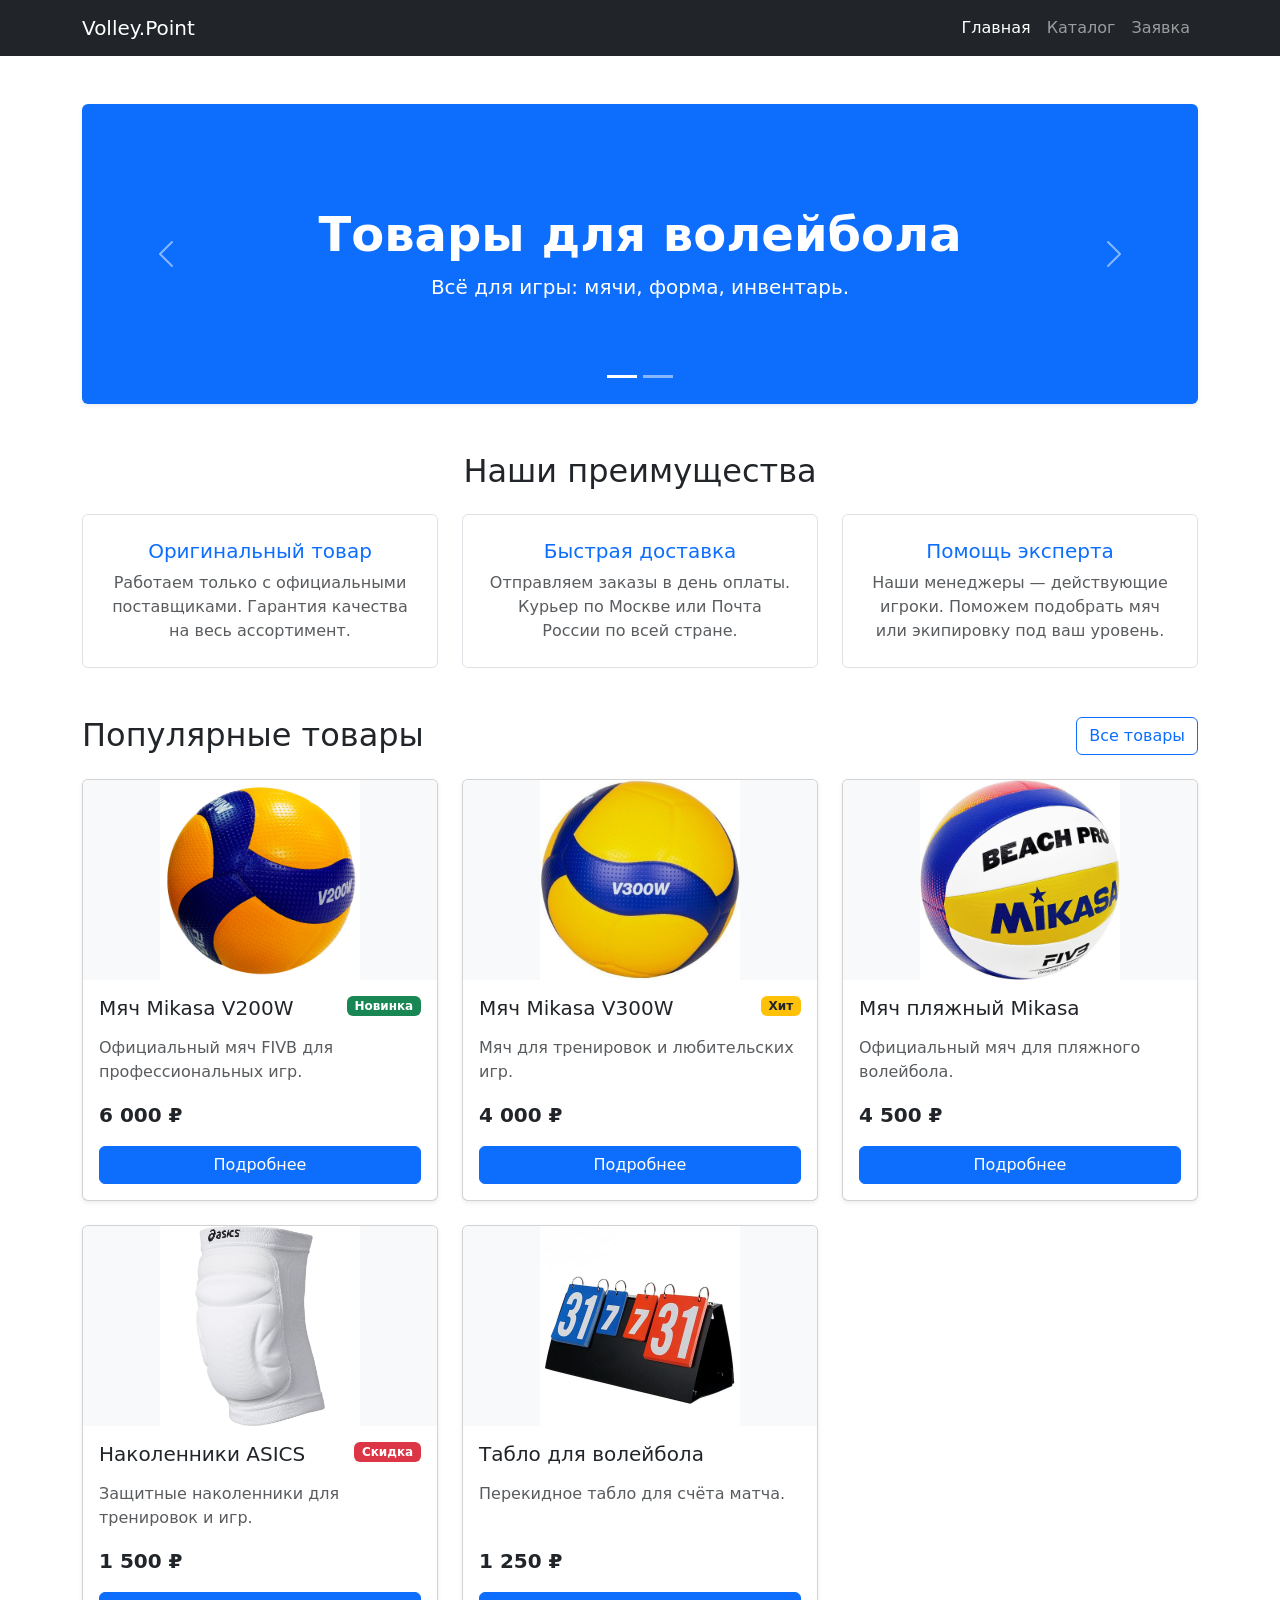
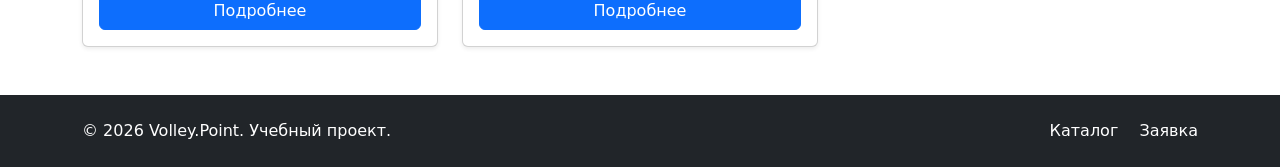
<file: index.html>
<!DOCTYPE html>
<html lang="ru">
<head>
  <meta charset="UTF-8">
  <meta name="viewport" content="width=device-width, initial-scale=1.0">
  <title>Главная – Volley.Point</title>

  <link
    href="https://cdn.jsdelivr.net/npm/bootstrap@5.3.3/dist/css/bootstrap.min.css"
    rel="stylesheet"
  >
  <link rel="stylesheet" href="css/custom.css">
</head>
<body>

  <nav class="navbar navbar-expand-lg navbar-dark bg-dark">
    <div class="container">
      <a class="navbar-brand" href="index.html">Volley.Point</a>

      <button
        class="navbar-toggler"
        type="button"
        data-bs-toggle="collapse"
        data-bs-target="#mainNavbar"
        aria-controls="mainNavbar"
        aria-expanded="false"
        aria-label="Переключить навигацию"
      >
        <span class="navbar-toggler-icon"></span>
      </button>

      <div class="collapse navbar-collapse" id="mainNavbar">
        <ul class="navbar-nav ms-auto">
          <li class="nav-item">
            <a class="nav-link active" aria-current="page" href="index.html">Главная</a>
          </li>
          <li class="nav-item">
            <a class="nav-link" href="catalog.html">Каталог</a>
          </li>
          <li class="nav-item">
            <a class="nav-link" href="order.html">Заявка</a>
          </li>
        </ul>
      </div>
    </div>
  </nav>

  <main>
    <!-- Bootstrap Carousel -->
    <section class="container my-5">
      <div id="heroCarousel" class="carousel slide shadow-sm rounded overflow-hidden" data-bs-ride="carousel">
        <div class="carousel-indicators">
          <button type="button" data-bs-target="#heroCarousel" data-bs-slide-to="0" class="active" aria-current="true" aria-label="Слайд 1"></button>
          <button type="button" data-bs-target="#heroCarousel" data-bs-slide-to="1" aria-label="Слайд 2"></button>
        </div>
        <div class="carousel-inner">
          <div class="carousel-item active">
            <div class="bg-primary text-white p-5 text-center d-flex flex-column justify-content-center" style="min-height: 300px;">
              <h2 class="display-5 fw-bold">Товары для волейбола</h2>
              <p class="lead mb-0">Всё для игры: мячи, форма, инвентарь.</p>
            </div>
          </div>
          <div class="carousel-item">
            <div class="bg-dark text-white p-5 text-center d-flex flex-column justify-content-center" style="min-height: 300px;">
              <h2 class="display-5 fw-bold">Новинки сезона</h2>
              <p class="lead mb-0">Мячи Mikasa FIVB уже в наличии.</p>
            </div>
          </div>
        </div>
        <button class="carousel-control-prev" type="button" data-bs-target="#heroCarousel" data-bs-slide="prev">
          <span class="carousel-control-prev-icon" aria-hidden="true"></span>
          <span class="visually-hidden">Предыдущий</span>
        </button>
        <button class="carousel-control-next" type="button" data-bs-target="#heroCarousel" data-bs-slide="next">
          <span class="carousel-control-next-icon" aria-hidden="true"></span>
          <span class="visually-hidden">Следующий</span>
        </button>
      </div>
    </section>

    <!-- Блок преимуществ магазина -->
    <section class="container my-5">
      <h2 class="text-center mb-4">Наши преимущества</h2>
      <div class="row g-4">
        <div class="col-12 col-md-4">
          <div class="p-4 border rounded h-100 bg-white text-center">
            <h3 class="h5 text-primary">Оригинальный товар</h3>
            <p class="mb-0 text-muted">
              Работаем только с официальными поставщиками. Гарантия качества на весь ассортимент.
            </p>
          </div>
        </div>
        <div class="col-12 col-md-4">
          <div class="p-4 border rounded h-100 bg-white text-center">
            <h3 class="h5 text-primary">Быстрая доставка</h3>
            <p class="mb-0 text-muted">
              Отправляем заказы в день оплаты. Курьер по Москве или Почта России по всей стране.
            </p>
          </div>
        </div>
        <div class="col-12 col-md-4">
          <div class="p-4 border rounded h-100 bg-white text-center">
            <h3 class="h5 text-primary">Помощь эксперта</h3>
            <p class="mb-0 text-muted">
              Наши менеджеры — действующие игроки. Поможем подобрать мяч или экипировку под ваш уровень.
            </p>
          </div>
        </div>
      </div>
    </section>

    <!-- Блок популярных товаров (с фотками) -->
    <section class="container my-5" id="popular">
      <div class="d-flex justify-content-between align-items-center mb-4">
        <h2 class="mb-0">Популярные товары</h2>
        <a class="btn btn-outline-primary" href="catalog.html">Все товары</a>
      </div>

      <div class="row g-4">
        <!-- Товар 1 -->
        <div class="col-12 col-md-6 col-lg-4">
          <div class="card h-100 shadow-sm">
            <img src="images/mach-v200w.jpg" class="card-img-top" alt="Мяч Mikasa V200W" style="object-fit: contain; height: 200px; background-color: #f8f9fa;">
            <div class="card-body d-flex flex-column">
              <div class="d-flex justify-content-between align-items-start mb-2">
                <h3 class="card-title h5">Мяч Mikasa V200W</h3>
                <span class="badge bg-success">Новинка</span>
              </div>
              <p class="card-text text-muted flex-grow-1">Официальный мяч FIVB для профессиональных игр.</p>
              <p class="fw-bold fs-5 mt-auto mb-3">6 000 ₽</p>
              <a href="product-1.html" class="btn btn-primary">Подробнее</a>
            </div>
          </div>
        </div>

        <!-- Товар 2 -->
        <div class="col-12 col-md-6 col-lg-4">
          <div class="card h-100 shadow-sm">
            <img src="images/mach-v300w.jpg" class="card-img-top" alt="Мяч Mikasa V300W" style="object-fit: contain; height: 200px; background-color: #f8f9fa;">
            <div class="card-body d-flex flex-column">
              <div class="d-flex justify-content-between align-items-start mb-2">
                <h3 class="card-title h5">Мяч Mikasa V300W</h3>
                <span class="badge bg-warning text-dark">Хит</span>
              </div>
              <p class="card-text text-muted flex-grow-1">Мяч для тренировок и любительских игр.</p>
              <p class="fw-bold fs-5 mt-auto mb-3">4 000 ₽</p>
              <a href="product-2.html" class="btn btn-primary">Подробнее</a>
            </div>
          </div>
        </div>

        <!-- Товар 3 -->
        <div class="col-12 col-md-6 col-lg-4">
          <div class="card h-100 shadow-sm">
            <img src="images/mach-beach.jpg" class="card-img-top" alt="Мяч пляжный Mikasa" style="object-fit: contain; height: 200px; background-color: #f8f9fa;">
            <div class="card-body d-flex flex-column">
              <div class="d-flex justify-content-between align-items-start mb-2">
                <h3 class="card-title h5">Мяч пляжный Mikasa</h3>
              </div>
              <p class="card-text text-muted flex-grow-1">Официальный мяч для пляжного волейбола.</p>
              <p class="fw-bold fs-5 mt-auto mb-3">4 500 ₽</p>
              <a href="product-3.html" class="btn btn-primary">Подробнее</a>
            </div>
          </div>
        </div>

        <!-- Товар 4 -->
        <div class="col-12 col-md-6 col-lg-4">
          <div class="card h-100 shadow-sm">
            <img src="images/nakolenniki-white.jpg" class="card-img-top" alt="Наколенники ASICS" style="object-fit: contain; height: 200px; background-color: #f8f9fa;">
            <div class="card-body d-flex flex-column">
              <div class="d-flex justify-content-between align-items-start mb-2">
                <h3 class="card-title h5">Наколенники ASICS</h3>
                <span class="badge bg-danger">Скидка</span>
              </div>
              <p class="card-text text-muted flex-grow-1">Защитные наколенники для тренировок и игр.</p>
              <p class="fw-bold fs-5 mt-auto mb-3">1 500 ₽</p>
              <a href="product-4.html" class="btn btn-primary">Подробнее</a>
            </div>
          </div>
        </div>

        <!-- Товар 5 -->
        <div class="col-12 col-md-6 col-lg-4">
          <div class="card h-100 shadow-sm">
            <img src="images/tablo.jpg" class="card-img-top" alt="Табло для волейбола" style="object-fit: contain; height: 200px; background-color: #f8f9fa;">
            <div class="card-body d-flex flex-column">
              <div class="d-flex justify-content-between align-items-start mb-2">
                <h3 class="card-title h5">Табло для волейбола</h3>
              </div>
              <p class="card-text text-muted flex-grow-1">Перекидное табло для счёта матча.</p>
              <p class="fw-bold fs-5 mt-auto mb-3">1 250 ₽</p>
              <a href="product-5.html" class="btn btn-primary">Подробнее</a>
            </div>
          </div>
        </div>
      </div>
    </section>
  </main>

  <footer class="bg-dark text-white py-4 mt-5">
    <div class="container">
      <div class="row align-items-center g-3">
        <div class="col-12 col-md-6">
          <p class="mb-0">&copy; 2026 Volley.Point. Учебный проект.</p>
        </div>
        <div class="col-12 col-md-6 text-md-end">
          <a class="text-white text-decoration-none me-3" href="catalog.html">Каталог</a>
          <a class="text-white text-decoration-none" href="order.html">Заявка</a>
        </div>
      </div>
    </div>
  </footer>

  <script
    src="https://cdn.jsdelivr.net/npm/bootstrap@5.3.3/dist/js/bootstrap.bundle.min.js"
  ></script>
  <script src="js/main.js"></script>
</body>
</html>
</file>
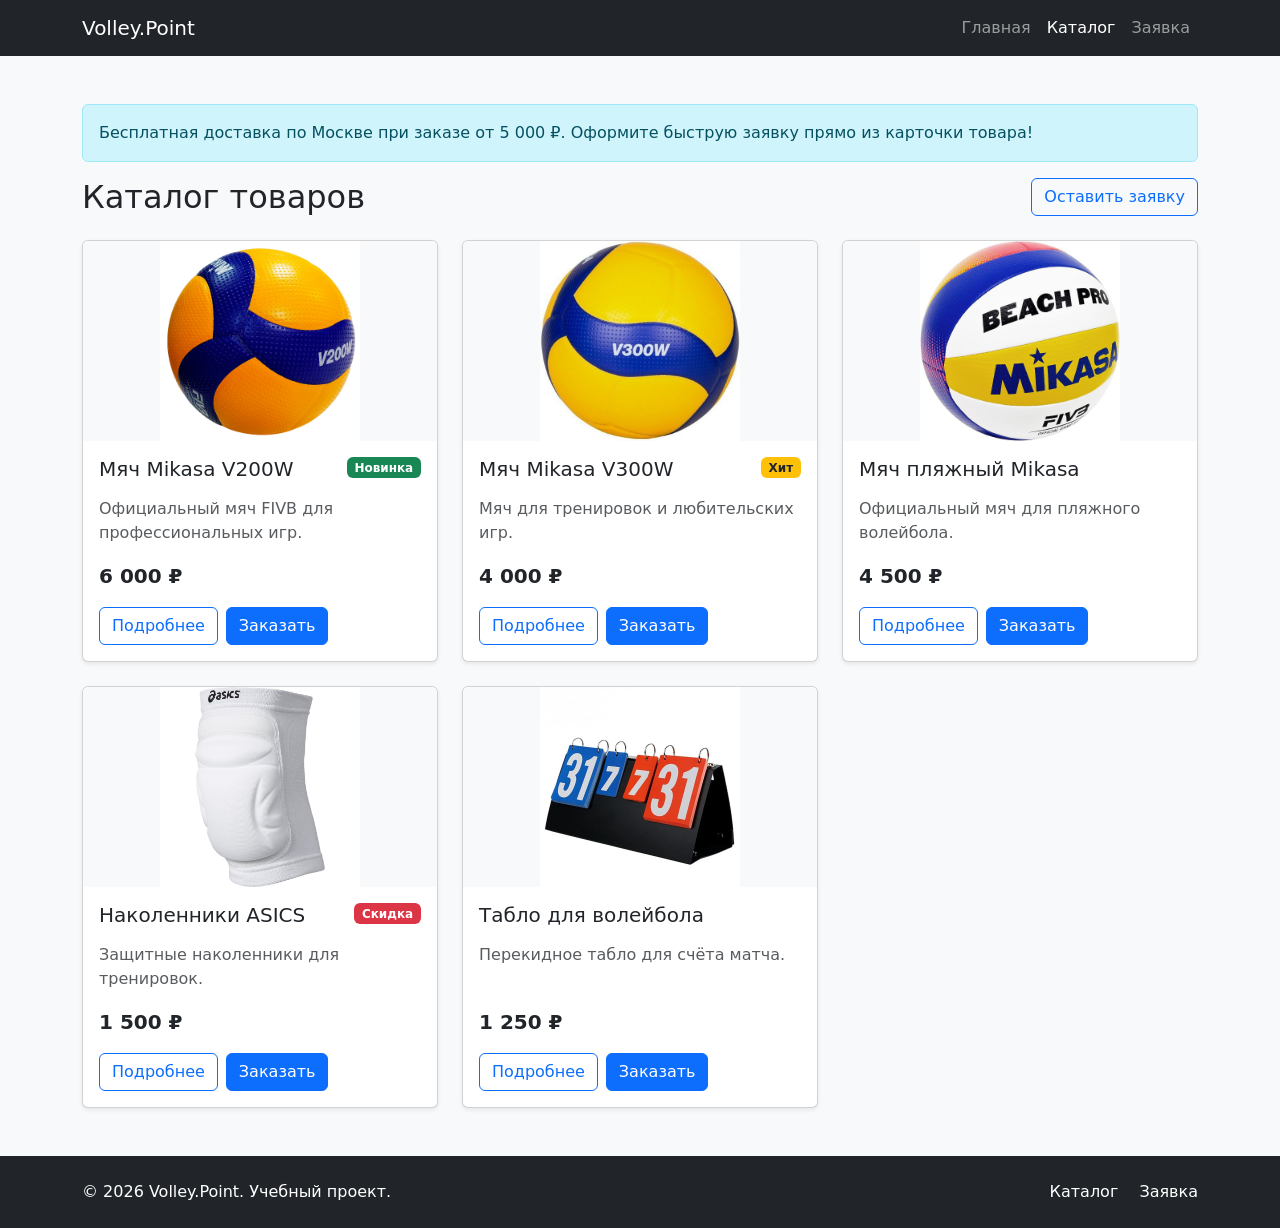
<file: catalog.html>
<!DOCTYPE html>
<html lang="ru">
<head>
  <meta charset="UTF-8">
  <meta name="viewport" content="width=device-width, initial-scale=1.0">
  <title>Каталог – Volley.Point</title>

  <link
    href="https://cdn.jsdelivr.net/npm/bootstrap@5.3.3/dist/css/bootstrap.min.css"
    rel="stylesheet"
  >
  <link rel="stylesheet" href="css/custom.css">
</head>
<body class="bg-light">

  <nav class="navbar navbar-expand-lg navbar-dark bg-dark">
    <div class="container">
      <a class="navbar-brand" href="index.html">Volley.Point</a>
      <button class="navbar-toggler" type="button" data-bs-toggle="collapse" data-bs-target="#mainNavbar" aria-controls="mainNavbar" aria-expanded="false" aria-label="Переключить навигацию">
        <span class="navbar-toggler-icon"></span>
      </button>
      <div class="collapse navbar-collapse" id="mainNavbar">
        <ul class="navbar-nav ms-auto">
          <li class="nav-item"><a class="nav-link" href="index.html">Главная</a></li>
          <li class="nav-item"><a class="nav-link active" aria-current="page" href="catalog.html">Каталог</a></li>
          <li class="nav-item"><a class="nav-link" href="order.html">Заявка</a></li>
        </ul>
      </div>
    </div>
  </nav>

  <main class="container my-5">

    <div class="alert alert-info" role="alert">
        Бесплатная доставка по Москве при заказе от 5 000 ₽. Оформите быструю заявку прямо из карточки товара!
    </div>

    <div class="d-flex justify-content-between align-items-center mb-4">
      <h1 class="h2 mb-0">Каталог товаров</h1>
      <a class="btn btn-outline-primary" href="order.html">Оставить заявку</a>
    </div>

    <div class="row g-4">
        <!-- Товар 1 -->
        <div class="col-12 col-md-6 col-lg-4">
          <div class="card h-100 shadow-sm">
            <img src="images/mach-v200w.jpg" class="card-img-top" alt="Мяч Mikasa V200W" style="object-fit: contain; height: 200px; background-color: #f8f9fa;">
            <div class="card-body d-flex flex-column">
              <div class="d-flex justify-content-between align-items-start mb-2">
                <h3 class="card-title h5">Мяч Mikasa V200W</h3>
                <span class="badge bg-success">Новинка</span>
              </div>
              <p class="card-text text-muted flex-grow-1">Официальный мяч FIVB для профессиональных игр.</p>
              <p class="fw-bold fs-5 mt-auto mb-3">6 000 ₽</p>
              <div class="d-flex gap-2">
                <a href="product-1.html" class="btn btn-outline-primary">Подробнее</a>
                <button class="btn btn-primary" type="button" data-bs-toggle="modal" data-bs-target="#orderModal">Заказать</button>
              </div>
            </div>
          </div>
        </div>

        <!-- Товар 2 -->
        <div class="col-12 col-md-6 col-lg-4">
          <div class="card h-100 shadow-sm">
            <img src="images/mach-v300w.jpg" class="card-img-top" alt="Мяч Mikasa V300W" style="object-fit: contain; height: 200px; background-color: #f8f9fa;">
            <div class="card-body d-flex flex-column">
              <div class="d-flex justify-content-between align-items-start mb-2">
                <h3 class="card-title h5">Мяч Mikasa V300W</h3>
                <span class="badge bg-warning text-dark">Хит</span>
              </div>
              <p class="card-text text-muted flex-grow-1">Мяч для тренировок и любительских игр.</p>
              <p class="fw-bold fs-5 mt-auto mb-3">4 000 ₽</p>
              <div class="d-flex gap-2">
                <a href="product-2.html" class="btn btn-outline-primary">Подробнее</a>
                <button class="btn btn-primary" type="button" data-bs-toggle="modal" data-bs-target="#orderModal">Заказать</button>
              </div>
            </div>
          </div>
        </div>

        <!-- Товар 3 -->
        <div class="col-12 col-md-6 col-lg-4">
          <div class="card h-100 shadow-sm">
            <img src="images/mach-beach.jpg" class="card-img-top" alt="Мяч пляжный Mikasa" style="object-fit: contain; height: 200px; background-color: #f8f9fa;">
            <div class="card-body d-flex flex-column">
              <div class="d-flex justify-content-between align-items-start mb-2">
                <h3 class="card-title h5">Мяч пляжный Mikasa</h3>
              </div>
              <p class="card-text text-muted flex-grow-1">Официальный мяч для пляжного волейбола.</p>
              <p class="fw-bold fs-5 mt-auto mb-3">4 500 ₽</p>
              <div class="d-flex gap-2">
                <a href="product-3.html" class="btn btn-outline-primary">Подробнее</a>
                <button class="btn btn-primary" type="button" data-bs-toggle="modal" data-bs-target="#orderModal">Заказать</button>
              </div>
            </div>
          </div>
        </div>

        <!-- Товар 4 -->
        <div class="col-12 col-md-6 col-lg-4">
          <div class="card h-100 shadow-sm">
            <img src="images/nakolenniki-white.jpg" class="card-img-top" alt="Наколенники ASICS" style="object-fit: contain; height: 200px; background-color: #f8f9fa;">
            <div class="card-body d-flex flex-column">
              <div class="d-flex justify-content-between align-items-start mb-2">
                <h3 class="card-title h5">Наколенники ASICS</h3>
                <span class="badge bg-danger">Скидка</span>
              </div>
              <p class="card-text text-muted flex-grow-1">Защитные наколенники для тренировок.</p>
              <p class="fw-bold fs-5 mt-auto mb-3">1 500 ₽</p>
              <div class="d-flex gap-2">
                <a href="product-4.html" class="btn btn-outline-primary">Подробнее</a>
                <button class="btn btn-primary" type="button" data-bs-toggle="modal" data-bs-target="#orderModal">Заказать</button>
              </div>
            </div>
          </div>
        </div>

        <!-- Товар 5 -->
        <div class="col-12 col-md-6 col-lg-4">
          <div class="card h-100 shadow-sm">
            <img src="images/tablo.jpg" class="card-img-top" alt="Табло для волейбола" style="object-fit: contain; height: 200px; background-color: #f8f9fa;">
            <div class="card-body d-flex flex-column">
              <div class="d-flex justify-content-between align-items-start mb-2">
                <h3 class="card-title h5">Табло для волейбола</h3>
              </div>
              <p class="card-text text-muted flex-grow-1">Перекидное табло для счёта матча.</p>
              <p class="fw-bold fs-5 mt-auto mb-3">1 250 ₽</p>
              <div class="d-flex gap-2">
                <a href="product-5.html" class="btn btn-outline-primary">Подробнее</a>
                <button class="btn btn-primary" type="button" data-bs-toggle="modal" data-bs-target="#orderModal">Заказать</button>
              </div>
            </div>
          </div>
        </div>

    </div>
  </main>

    <!-- Модалка -->
  <div class="modal fade" id="orderModal" tabindex="-1" aria-hidden="true">
    <div class="modal-dialog">
      <div class="modal-content">
        <div class="modal-header">
          <h5 class="modal-title">Быстрая заявка</h5>
          <button type="button" class="btn-close" data-bs-dismiss="modal" aria-label="Закрыть"></button>
        </div>
        <div class="modal-body">
          <p class="text-muted mb-4">Оставьте контактные данные, и менеджер свяжется с вами.</p>
          <form>
            <div class="mb-3">
              <label class="form-label">Имя</label>
              <input type="text" class="form-control" required>
            </div>
            <div class="mb-3">
              <label class="form-label">Телефон</label>
              <input type="tel" class="form-control" required>
            </div>
            <div class="form-check mb-4">
              <input class="form-check-input" type="checkbox" required id="checkCatalog">
              <label class="form-check-label" for="checkCatalog">Согласен на обработку данных</label>
            </div>
            <button type="button" class="btn btn-primary btn-submit-order">Отправить</button>
          </form>
        </div>
      </div>
    </div>
  </div>

  <footer class="bg-dark text-white py-4 mt-5">
    <div class="container">
      <div class="row align-items-center g-3">
        <div class="col-12 col-md-6">
          <p class="mb-0">&copy; 2026 Volley.Point. Учебный проект.</p>
        </div>
        <div class="col-12 col-md-6 text-md-end">
          <a class="text-white text-decoration-none me-3" href="catalog.html">Каталог</a>
          <a class="text-white text-decoration-none" href="order.html">Заявка</a>
        </div>
      </div>
    </div>
  </footer>

  <script src="https://cdn.jsdelivr.net/npm/bootstrap@5.3.3/dist/js/bootstrap.bundle.min.js"></script>
  <script src="js/main.js"></script>
</body>
</html>
</file>
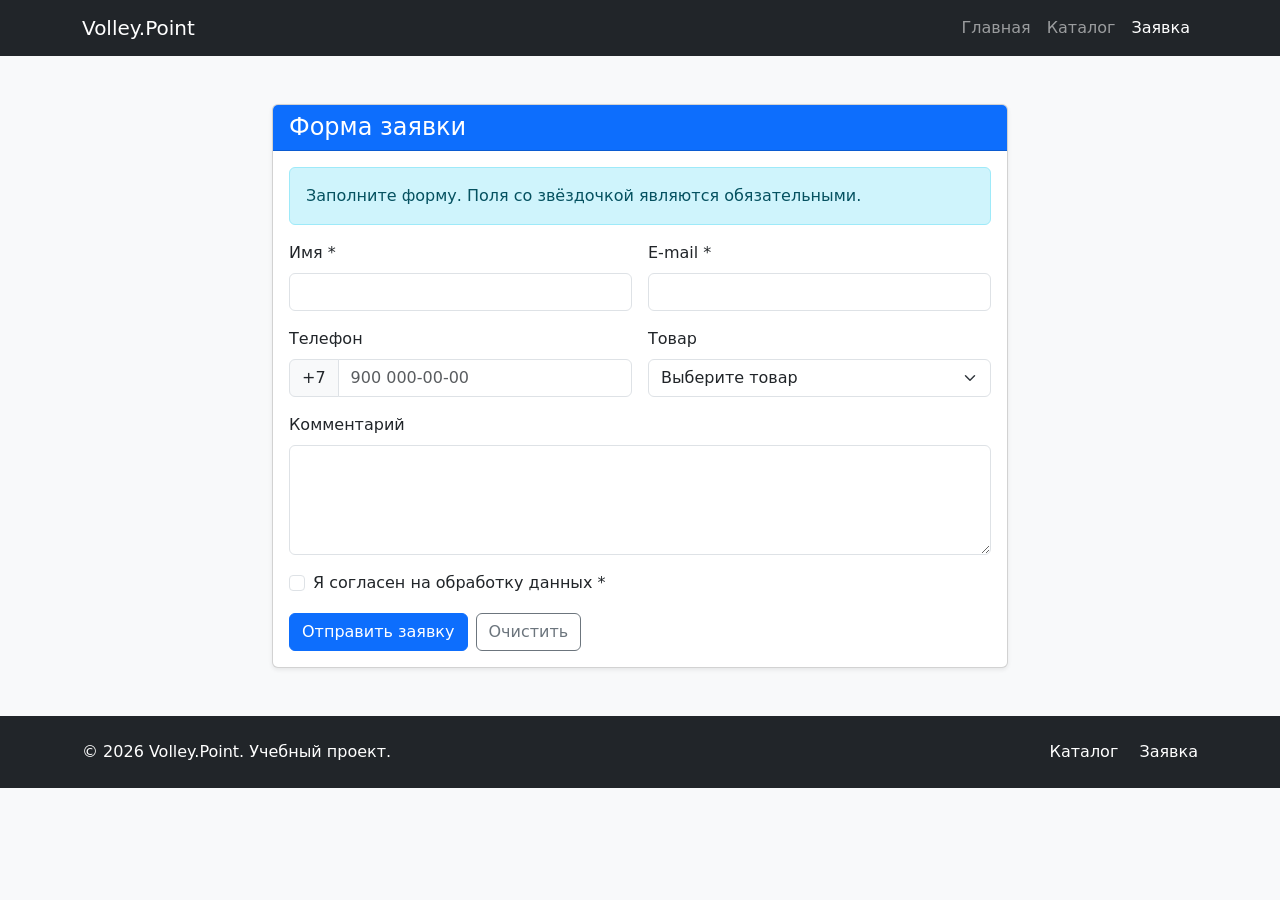
<file: order.html>
<!DOCTYPE html>
<html lang="ru">
<head>
  <meta charset="UTF-8">
  <meta name="viewport" content="width=device-width, initial-scale=1.0">
  <title>Оформление заявки – Volley.Point</title>

  <link
    href="https://cdn.jsdelivr.net/npm/bootstrap@5.3.3/dist/css/bootstrap.min.css"
    rel="stylesheet"
  >
  <link rel="stylesheet" href="css/custom.css">
</head>
<body class="bg-light">

  <nav class="navbar navbar-expand-lg navbar-dark bg-dark">
    <div class="container">
      <a class="navbar-brand" href="index.html">Volley.Point</a>
      <button class="navbar-toggler" type="button" data-bs-toggle="collapse" data-bs-target="#mainNavbar" aria-controls="mainNavbar" aria-expanded="false" aria-label="Переключить навигацию">
        <span class="navbar-toggler-icon"></span>
      </button>
      <div class="collapse navbar-collapse" id="mainNavbar">
        <ul class="navbar-nav ms-auto">
          <li class="nav-item"><a class="nav-link" href="index.html">Главная</a></li>
          <li class="nav-item"><a class="nav-link" href="catalog.html">Каталог</a></li>
          <li class="nav-item"><a class="nav-link active" aria-current="page" href="order.html">Заявка</a></li>
        </ul>
      </div>
    </div>
  </nav>

  <main class="container my-5">
    <div class="row justify-content-center">
      <div class="col-12 col-lg-8">
        <div class="card shadow-sm">
          <div class="card-header bg-primary text-white">
            <h1 class="h4 mb-0">Форма заявки</h1>
          </div>
          <div class="card-body">
            <div class="alert alert-info" role="alert">
              Заполните форму. Поля со звёздочкой являются обязательными.
            </div>

            <form>
              <div class="row g-3">

                <div class="col-12 col-md-6">
                  <label for="order-name" class="form-label">Имя *</label>
                  <input id="order-name" name="name" type="text" class="form-control" required>
                </div>

                <div class="col-12 col-md-6">
                  <label for="order-email" class="form-label">E-mail *</label>
                  <input id="order-email" name="email" type="email" class="form-control" required>
                </div>

                <div class="col-12 col-md-6">
                  <label for="order-phone" class="form-label">Телефон</label>
                  <div class="input-group">
                    <span class="input-group-text">+7</span>
                    <input id="order-phone" name="phone" type="tel" class="form-control" placeholder="900 000-00-00">
                  </div>
                </div>

                <div class="col-12 col-md-6">
                  <label for="order-product" class="form-label">Товар</label>
                  <select id="order-product" name="product" class="form-select">
                    <option selected>Выберите товар</option>
                    <option value="product-1">Мяч Mikasa V200W</option>
                    <option value="product-2">Мяч Mikasa V300W</option>
                    <option value="mach-beach">Мяч пляжный Mikasa BV550C</option>
                    <option value="nakolenniki-white">Наколенники ASICS (Белые)</option>
                    <option value="nakolenniki-black">Наколенники ASICS (Чёрные)</option>
                    <option value="tablo">Табло для волейбола</option>
                  </select>
                </div>

                <div class="col-12">
                  <label for="order-comment" class="form-label">Комментарий</label>
                  <textarea id="order-comment" name="comment" class="form-control" rows="4"></textarea>
                </div>

                <div class="col-12">
                  <div class="form-check">
                    <input id="order-agree" class="form-check-input" type="checkbox" required>
                    <label class="form-check-label" for="order-agree">
                      Я согласен на обработку данных *
                    </label>
                  </div>
                </div>

                <div class="col-12 d-flex gap-2">
                  <button class="btn btn-primary btn-submit-order" type="button">Отправить заявку</button>
                  <button class="btn btn-outline-secondary" type="reset">Очистить</button>
                </div>

              </div>
            </form>
          </div>
        </div>
      </div>
    </div>
  </main>

  <footer class="bg-dark text-white py-4 mt-5">
    <div class="container">
      <div class="row align-items-center g-3">
        <div class="col-12 col-md-6">
          <p class="mb-0">&copy; 2026 Volley.Point. Учебный проект.</p>
        </div>
        <div class="col-12 col-md-6 text-md-end">
          <a class="text-white text-decoration-none me-3" href="catalog.html">Каталог</a>
          <a class="text-white text-decoration-none" href="order.html">Заявка</a>
        </div>
      </div>
    </div>
  </footer>

  <script src="https://cdn.jsdelivr.net/npm/bootstrap@5.3.3/dist/js/bootstrap.bundle.min.js"></script>
  <script src="js/main.js"></script>
</body>
</html>
</file>
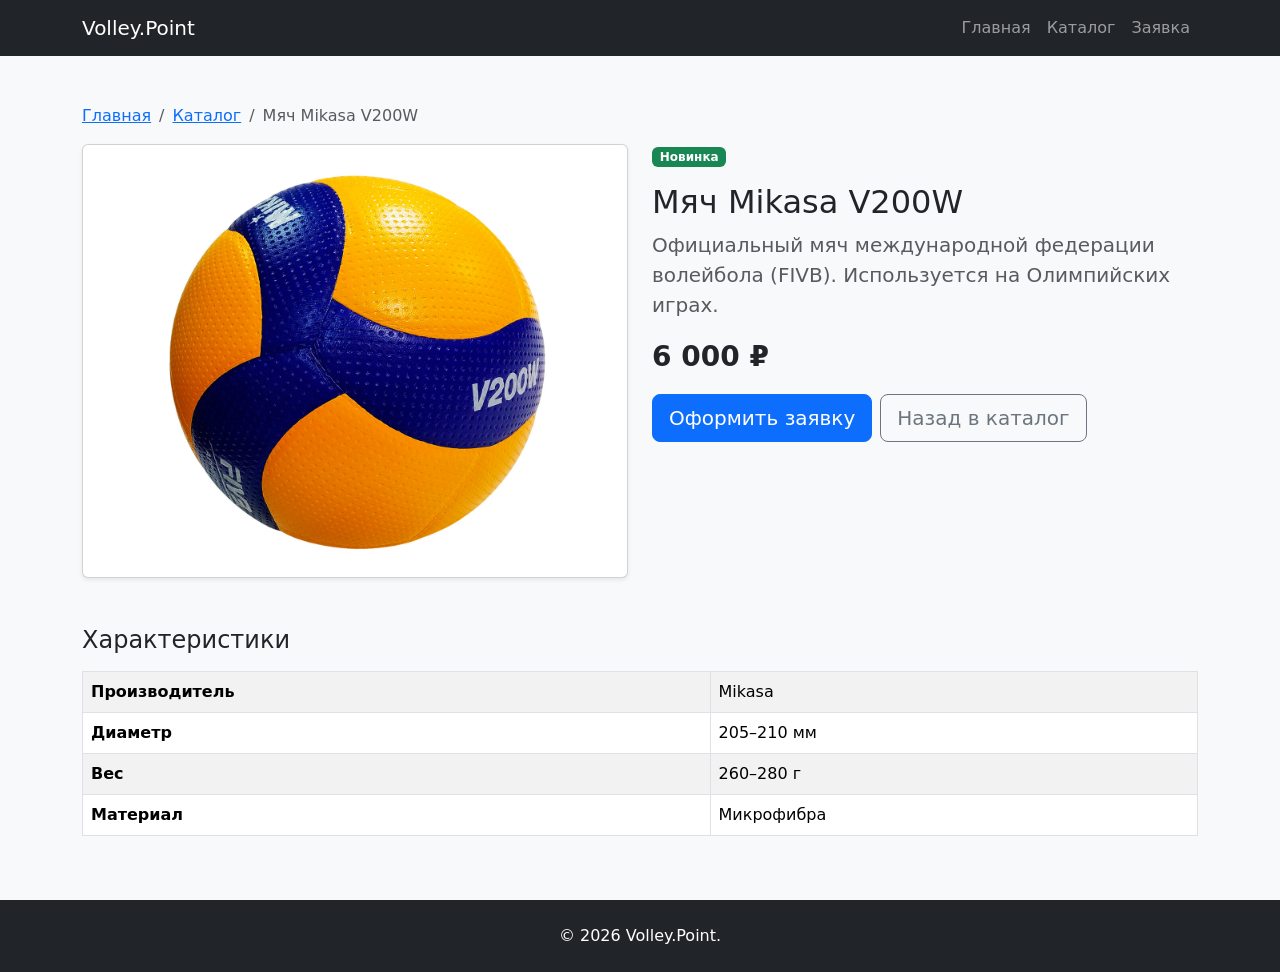
<file: product-1.html>
<!DOCTYPE html>
<html lang="ru">
<head>
  <meta charset="UTF-8">
  <meta name="viewport" content="width=device-width, initial-scale=1.0">
  <title>Мяч Mikasa V200W – Volley.Point</title>
  <link href="https://cdn.jsdelivr.net/npm/bootstrap@5.3.3/dist/css/bootstrap.min.css" rel="stylesheet">
  <link rel="stylesheet" href="css/custom.css">
</head>
<body class="bg-light">
  <nav class="navbar navbar-expand-lg navbar-dark bg-dark">
    <div class="container">
      <a class="navbar-brand" href="index.html">Volley.Point</a>
      <button class="navbar-toggler" type="button" data-bs-toggle="collapse" data-bs-target="#mainNavbar"><span class="navbar-toggler-icon"></span></button>
      <div class="collapse navbar-collapse" id="mainNavbar">
        <ul class="navbar-nav ms-auto">
          <li class="nav-item"><a class="nav-link" href="index.html">Главная</a></li>
          <li class="nav-item"><a class="nav-link" href="catalog.html">Каталог</a></li>
          <li class="nav-item"><a class="nav-link" href="order.html">Заявка</a></li>
        </ul>
      </div>
    </div>
  </nav>

  <main class="container my-5">
    <nav aria-label="breadcrumb">
      <ol class="breadcrumb">
        <li class="breadcrumb-item"><a href="index.html">Главная</a></li>
        <li class="breadcrumb-item"><a href="catalog.html">Каталог</a></li>
        <li class="breadcrumb-item active" aria-current="page">Мяч Mikasa V200W</li>
      </ol>
    </nav>

    <div class="row g-4">
      <div class="col-12 col-lg-6">
        <div class="card shadow-sm p-3 text-center">
          <img src="images/mach-v200w.jpg" class="img-fluid rounded" alt="Мяч Mikasa V200W" style="max-height: 400px; object-fit: contain;">
        </div>
      </div>
      <div class="col-12 col-lg-6">
        <span class="badge bg-success mb-3">Новинка</span>
        <h1 class="h2">Мяч Mikasa V200W</h1>
        <p class="lead text-muted">Официальный мяч международной федерации волейбола (FIVB). Используется на Олимпийских играх.</p>
        <p class="fs-3 fw-bold">6 000 ₽</p>
        <div class="d-flex gap-2 mb-4">
          <button class="btn btn-primary btn-lg" data-bs-toggle="modal" data-bs-target="#orderModal">Оформить заявку</button>
          <a class="btn btn-outline-secondary btn-lg" href="catalog.html">Назад в каталог</a>
        </div>
      </div>
    </div>

    <section class="mt-5">
      <h2 class="h4 mb-3">Характеристики</h2>
      <div class="table-responsive">
        <table class="table table-striped table-bordered align-middle">
          <tbody>
            <tr><th scope="row">Производитель</th><td>Mikasa</td></tr>
            <tr><th scope="row">Диаметр</th><td>205–210 мм</td></tr>
            <tr><th scope="row">Вес</th><td>260–280 г</td></tr>
            <tr><th scope="row">Материал</th><td>Микрофибра</td></tr>
          </tbody>
        </table>
      </div>
    </section>
  </main>

  <!-- Модалка -->
  <div class="modal fade" id="orderModal" tabindex="-1" aria-hidden="true">
    <div class="modal-dialog"><div class="modal-content">
      <div class="modal-header"><h5 class="modal-title">Быстрая заявка</h5><button type="button" class="btn-close" data-bs-dismiss="modal"></button></div>
      <div class="modal-body">
        <form>
          <div class="mb-3"><label class="form-label">Имя</label><input type="text" class="form-control" required></div>
          <div class="mb-3"><label class="form-label">Телефон</label><input type="tel" class="form-control" required></div>
          <div class="form-check mb-3"><input class="form-check-input" type="checkbox" required><label class="form-check-label">Согласен на обработку</label></div>
          <<button type="button" class="btn btn-primary btn-submit-order">Отправить</button>
        </form>
      </div>
    </div></div>
  </div>

  <footer class="bg-dark text-white py-4 mt-5"><div class="container text-center">&copy; 2026 Volley.Point.</div></footer>
  <script src="https://cdn.jsdelivr.net/npm/bootstrap@5.3.3/dist/js/bootstrap.bundle.min.js"></script>
  <script src="js/main.js"></script>
</body>
</html>
</file>
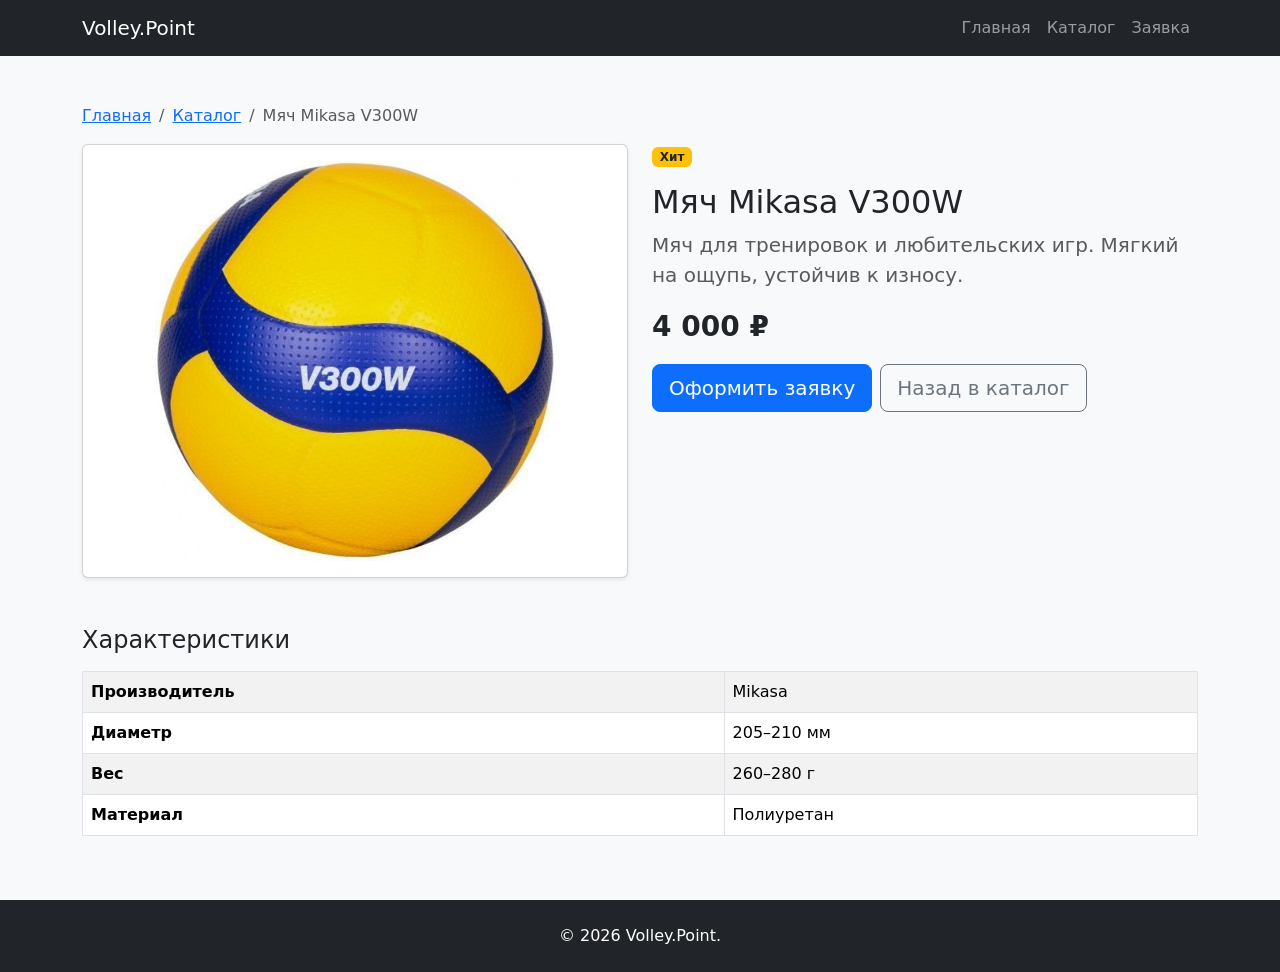
<file: product-2.html>
<!DOCTYPE html>
<html lang="ru">
<head>
  <meta charset="UTF-8">
  <meta name="viewport" content="width=device-width, initial-scale=1.0">
  <title>Мяч Mikasa V300W – Volley.Point</title>
  <link href="https://cdn.jsdelivr.net/npm/bootstrap@5.3.3/dist/css/bootstrap.min.css" rel="stylesheet">
  <link rel="stylesheet" href="css/custom.css">
</head>
<body class="bg-light">
  <nav class="navbar navbar-expand-lg navbar-dark bg-dark">
    <div class="container">
      <a class="navbar-brand" href="index.html">Volley.Point</a>
      <button class="navbar-toggler" type="button" data-bs-toggle="collapse" data-bs-target="#mainNavbar"><span class="navbar-toggler-icon"></span></button>
      <div class="collapse navbar-collapse" id="mainNavbar">
        <ul class="navbar-nav ms-auto">
          <li class="nav-item"><a class="nav-link" href="index.html">Главная</a></li>
          <li class="nav-item"><a class="nav-link" href="catalog.html">Каталог</a></li>
          <li class="nav-item"><a class="nav-link" href="order.html">Заявка</a></li>
        </ul>
      </div>
    </div>
  </nav>

  <main class="container my-5">
    <nav aria-label="breadcrumb">
      <ol class="breadcrumb">
        <li class="breadcrumb-item"><a href="index.html">Главная</a></li>
        <li class="breadcrumb-item"><a href="catalog.html">Каталог</a></li>
        <li class="breadcrumb-item active" aria-current="page">Мяч Mikasa V300W</li>
      </ol>
    </nav>

    <div class="row g-4">
      <div class="col-12 col-lg-6">
        <div class="card shadow-sm p-3 text-center">
          <img src="images/mach-v300w.jpg" class="img-fluid rounded" alt="Мяч Mikasa V300W" style="max-height: 400px; object-fit: contain;">
        </div>
      </div>
      <div class="col-12 col-lg-6">
        <span class="badge bg-warning text-dark mb-3">Хит</span>
        <h1 class="h2">Мяч Mikasa V300W</h1>
        <p class="lead text-muted">Мяч для тренировок и любительских игр. Мягкий на ощупь, устойчив к износу.</p>
        <p class="fs-3 fw-bold">4 000 ₽</p>
        <div class="d-flex gap-2 mb-4">
          <button class="btn btn-primary btn-lg" data-bs-toggle="modal" data-bs-target="#orderModal">Оформить заявку</button>
          <a class="btn btn-outline-secondary btn-lg" href="catalog.html">Назад в каталог</a>
        </div>
      </div>
    </div>

    <section class="mt-5">
      <h2 class="h4 mb-3">Характеристики</h2>
      <div class="table-responsive">
        <table class="table table-striped table-bordered align-middle">
          <tbody>
            <tr><th scope="row">Производитель</th><td>Mikasa</td></tr>
            <tr><th scope="row">Диаметр</th><td>205–210 мм</td></tr>
            <tr><th scope="row">Вес</th><td>260–280 г</td></tr>
            <tr><th scope="row">Материал</th><td>Полиуретан</td></tr>
          </tbody>
        </table>
      </div>
    </section>
  </main>

  <div class="modal fade" id="orderModal" tabindex="-1" aria-hidden="true">
    <div class="modal-dialog"><div class="modal-content">
      <div class="modal-header"><h5 class="modal-title">Быстрая заявка</h5><button type="button" class="btn-close" data-bs-dismiss="modal"></button></div>
      <div class="modal-body">
        <form>
          <div class="mb-3"><label class="form-label">Имя</label><input type="text" class="form-control" required></div>
          <div class="mb-3"><label class="form-label">Телефон</label><input type="tel" class="form-control" required></div>
          <div class="form-check mb-3"><input class="form-check-input" type="checkbox" required><label class="form-check-label">Согласен на обработку</label></div>
          <button type="button" class="btn btn-primary btn-submit-order">Отправить</button>
        </form>
      </div>
    </div></div>
  </div>

  <footer class="bg-dark text-white py-4 mt-5"><div class="container text-center">&copy; 2026 Volley.Point.</div></footer>
  <script src="https://cdn.jsdelivr.net/npm/bootstrap@5.3.3/dist/js/bootstrap.bundle.min.js"></script>
  <script src="js/main.js"></script>
</body>
</html>
</file>
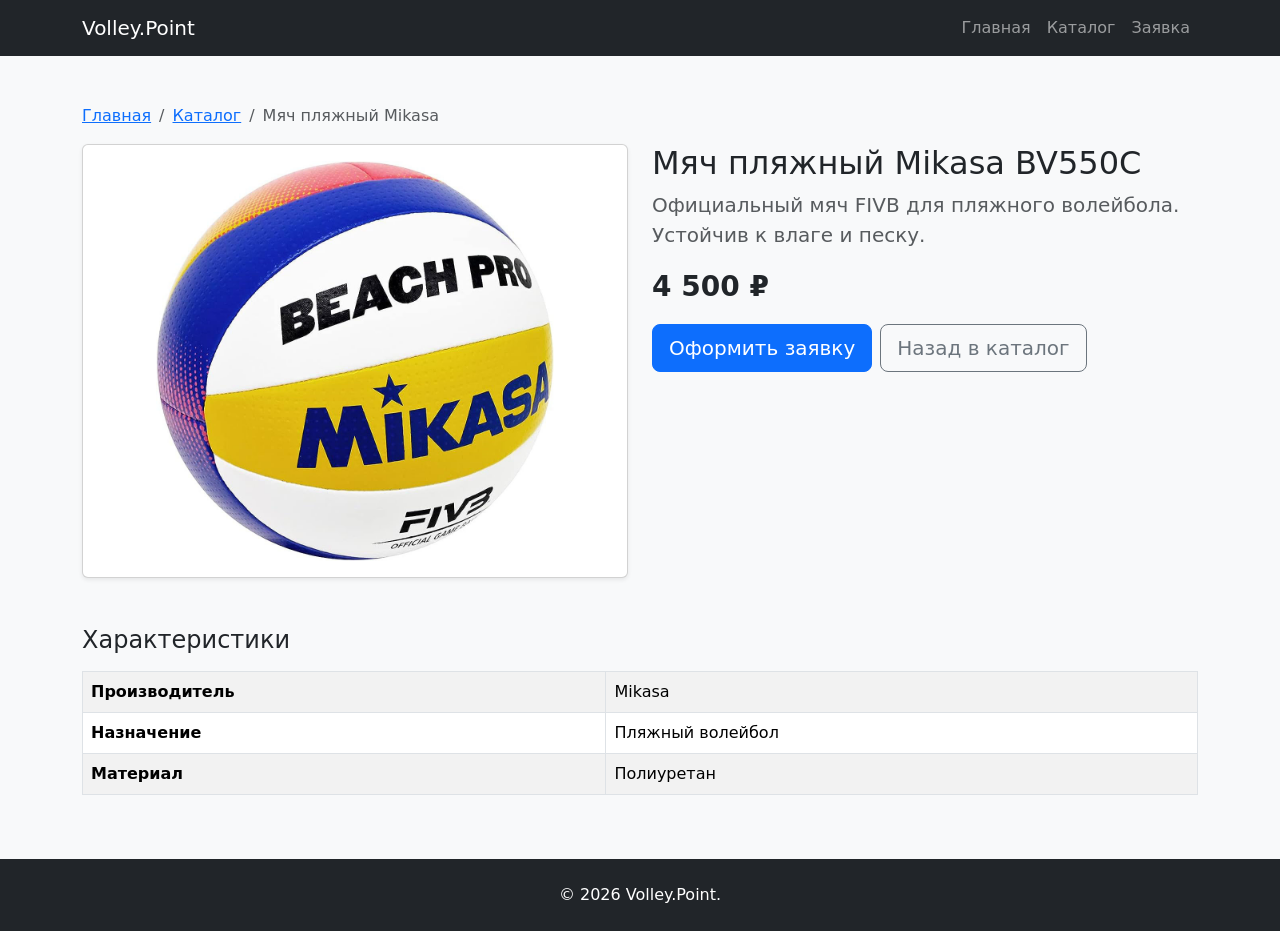
<file: product-3.html>
<!DOCTYPE html>
<html lang="ru">
<head>
  <meta charset="UTF-8">
  <meta name="viewport" content="width=device-width, initial-scale=1.0">
  <title>Мяч пляжный Mikasa – Volley.Point</title>
  <link href="https://cdn.jsdelivr.net/npm/bootstrap@5.3.3/dist/css/bootstrap.min.css" rel="stylesheet">
  <link rel="stylesheet" href="css/custom.css">
</head>
<body class="bg-light">
  <nav class="navbar navbar-expand-lg navbar-dark bg-dark">
    <div class="container">
      <a class="navbar-brand" href="index.html">Volley.Point</a>
      <button class="navbar-toggler" type="button" data-bs-toggle="collapse" data-bs-target="#mainNavbar"><span class="navbar-toggler-icon"></span></button>
      <div class="collapse navbar-collapse" id="mainNavbar">
        <ul class="navbar-nav ms-auto">
          <li class="nav-item"><a class="nav-link" href="index.html">Главная</a></li>
          <li class="nav-item"><a class="nav-link" href="catalog.html">Каталог</a></li>
          <li class="nav-item"><a class="nav-link" href="order.html">Заявка</a></li>
        </ul>
      </div>
    </div>
  </nav>

  <main class="container my-5">
    <nav aria-label="breadcrumb">
      <ol class="breadcrumb">
        <li class="breadcrumb-item"><a href="index.html">Главная</a></li>
        <li class="breadcrumb-item"><a href="catalog.html">Каталог</a></li>
        <li class="breadcrumb-item active" aria-current="page">Мяч пляжный Mikasa</li>
      </ol>
    </nav>

    <div class="row g-4">
      <div class="col-12 col-lg-6">
        <div class="card shadow-sm p-3 text-center">
          <img src="images/mach-beach.jpg" class="img-fluid rounded" alt="Мяч пляжный Mikasa" style="max-height: 400px; object-fit: contain;">
        </div>
      </div>
      <div class="col-12 col-lg-6">
        <h1 class="h2">Мяч пляжный Mikasa BV550C</h1>
        <p class="lead text-muted">Официальный мяч FIVB для пляжного волейбола. Устойчив к влаге и песку.</p>
        <p class="fs-3 fw-bold">4 500 ₽</p>
        <div class="d-flex gap-2 mb-4">
          <button class="btn btn-primary btn-lg" data-bs-toggle="modal" data-bs-target="#orderModal">Оформить заявку</button>
          <a class="btn btn-outline-secondary btn-lg" href="catalog.html">Назад в каталог</a>
        </div>
      </div>
    </div>

    <section class="mt-5">
      <h2 class="h4 mb-3">Характеристики</h2>
      <div class="table-responsive">
        <table class="table table-striped table-bordered align-middle">
          <tbody>
            <tr><th scope="row">Производитель</th><td>Mikasa</td></tr>
            <tr><th scope="row">Назначение</th><td>Пляжный волейбол</td></tr>
            <tr><th scope="row">Материал</th><td>Полиуретан</td></tr>
          </tbody>
        </table>
      </div>
    </section>
  </main>

  <div class="modal fade" id="orderModal" tabindex="-1" aria-hidden="true">
    <div class="modal-dialog"><div class="modal-content">
      <div class="modal-header"><h5 class="modal-title">Быстрая заявка</h5><button type="button" class="btn-close" data-bs-dismiss="modal"></button></div>
      <div class="modal-body">
        <form>
          <div class="mb-3"><label class="form-label">Имя</label><input type="text" class="form-control" required></div>
          <div class="mb-3"><label class="form-label">Телефон</label><input type="tel" class="form-control" required></div>
          <div class="form-check mb-3"><input class="form-check-input" type="checkbox" required><label class="form-check-label">Согласен на обработку</label></div>
          <button type="button" class="btn btn-primary btn-submit-order">Отправить</button>
        </form>
      </div>
    </div></div>
  </div>

  <footer class="bg-dark text-white py-4 mt-5"><div class="container text-center">&copy; 2026 Volley.Point.</div></footer>
  <script src="https://cdn.jsdelivr.net/npm/bootstrap@5.3.3/dist/js/bootstrap.bundle.min.js"></script>
  <script src="js/main.js"></script>
</body>
</html>
</file>
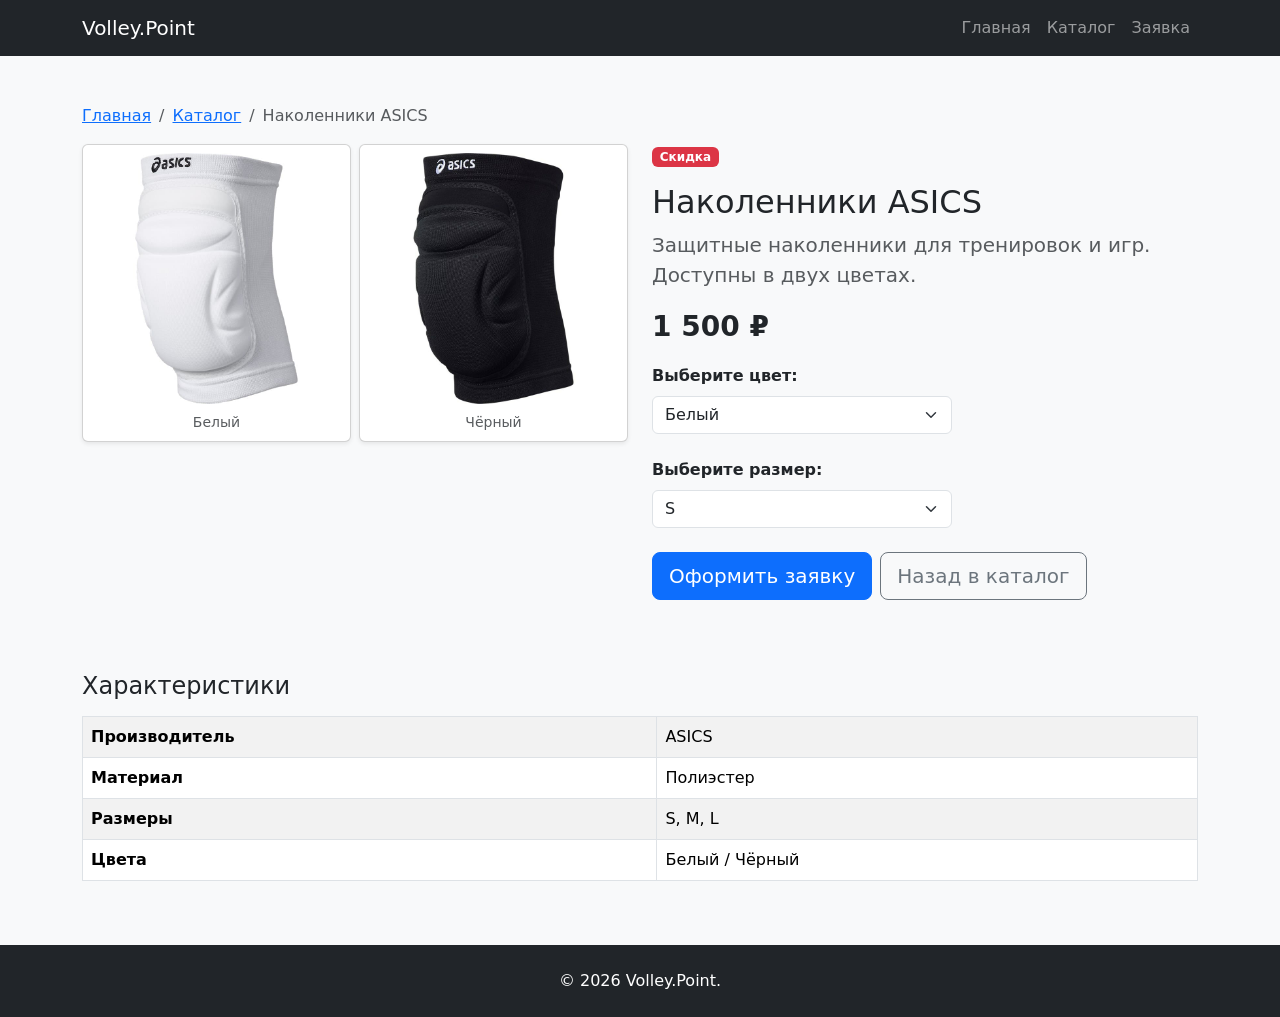
<file: product-4.html>
<!DOCTYPE html>
<html lang="ru">
<head>
  <meta charset="UTF-8">
  <meta name="viewport" content="width=device-width, initial-scale=1.0">
  <title>Наколенники ASICS – Volley.Point</title>
  <link href="https://cdn.jsdelivr.net/npm/bootstrap@5.3.3/dist/css/bootstrap.min.css" rel="stylesheet">
  <link rel="stylesheet" href="css/custom.css">
</head>
<body class="bg-light">
  <nav class="navbar navbar-expand-lg navbar-dark bg-dark">
    <div class="container">
      <a class="navbar-brand" href="index.html">Volley.Point</a>
      <button class="navbar-toggler" type="button" data-bs-toggle="collapse" data-bs-target="#mainNavbar"><span class="navbar-toggler-icon"></span></button>
      <div class="collapse navbar-collapse" id="mainNavbar">
        <ul class="navbar-nav ms-auto">
          <li class="nav-item"><a class="nav-link" href="index.html">Главная</a></li>
          <li class="nav-item"><a class="nav-link" href="catalog.html">Каталог</a></li>
          <li class="nav-item"><a class="nav-link" href="order.html">Заявка</a></li>
        </ul>
      </div>
    </div>
  </nav>

  <main class="container my-5">
    <nav aria-label="breadcrumb">
      <ol class="breadcrumb">
        <li class="breadcrumb-item"><a href="index.html">Главная</a></li>
        <li class="breadcrumb-item"><a href="catalog.html">Каталог</a></li>
        <li class="breadcrumb-item active" aria-current="page">Наколенники ASICS</li>
      </ol>
    </nav>

    <div class="row g-4">
      <!-- Галерея из двух фото -->
      <div class="col-12 col-lg-6">
        <div class="row g-2">
          <div class="col-6">
            <div class="card shadow-sm p-2 text-center h-100">
              <img src="images/nakolenniki-white.jpg" class="img-fluid rounded" alt="Наколенники ASICS белые" style="max-height: 300px; object-fit: contain;">
              <span class="small text-muted mt-2">Белый</span>
            </div>
          </div>
          <div class="col-6">
            <div class="card shadow-sm p-2 text-center h-100">
              <img src="images/nakolenniki-black.jpg" class="img-fluid rounded" alt="Наколенники ASICS чёрные" style="max-height: 300px; object-fit: contain;">
              <span class="small text-muted mt-2">Чёрный</span>
            </div>
          </div>
        </div>
      </div>
      
      <div class="col-12 col-lg-6">
        <span class="badge bg-danger mb-3">Скидка</span>
        <h1 class="h2">Наколенники ASICS</h1>
        <p class="lead text-muted">Защитные наколенники для тренировок и игр. Доступны в двух цветах.</p>
        <p class="fs-3 fw-bold">1 500 ₽</p>
        
        <!-- Выбор цвета -->
        <div class="mb-4" style="max-width: 300px;">
          <label for="colorSelect" class="form-label fw-bold">Выберите цвет:</label>
          <select class="form-select" id="colorSelect">
            <option value="white">Белый</option>
            <option value="black">Чёрный</option>
          </select>
        </div>

        <!-- Выбор размера -->
        <div class="mb-4" style="max-width: 300px;">
            <label for="sizeSelect" class="form-label fw-bold">Выберите размер:</label>
            <select class="form-select" id="sizeSelect">
                <option value="s">S</option>
                <option value="m">M</option>
                <option value="l">L</option>
            </select>
        </div>

        <div class="d-flex gap-2 mb-4">
          <button class="btn btn-primary btn-lg" data-bs-toggle="modal" data-bs-target="#orderModal">Оформить заявку</button>
          <a class="btn btn-outline-secondary btn-lg" href="catalog.html">Назад в каталог</a>
        </div>
      </div>
    </div>

    <section class="mt-5">
      <h2 class="h4 mb-3">Характеристики</h2>
      <div class="table-responsive">
        <table class="table table-striped table-bordered align-middle">
          <tbody>
            <tr><th scope="row">Производитель</th><td>ASICS</td></tr>
            <tr><th scope="row">Материал</th><td>Полиэстер</td></tr>
            <tr><th scope="row">Размеры</th><td>S, M, L</td></tr>
            <tr><th scope="row">Цвета</th><td>Белый / Чёрный</td></tr>
          </tbody>
        </table>
      </div>
    </section>
  </main>

  <div class="modal fade" id="orderModal" tabindex="-1" aria-hidden="true">
    <div class="modal-dialog"><div class="modal-content">
      <div class="modal-header"><h5 class="modal-title">Быстрая заявка</h5><button type="button" class="btn-close" data-bs-dismiss="modal"></button></div>
      <div class="modal-body">
        <form>
          <div class="mb-3"><label class="form-label">Имя</label><input type="text" class="form-control" required></div>
          <div class="mb-3"><label class="form-label">Телефон</label><input type="tel" class="form-control" required></div>
          <div class="form-check mb-3"><input class="form-check-input" type="checkbox" required><label class="form-check-label">Согласен на обработку</label></div>
          <button type="button" class="btn btn-primary btn-submit-order">Отправить</button>
        </form>
      </div>
    </div></div>
  </div>

  <footer class="bg-dark text-white py-4 mt-5"><div class="container text-center">&copy; 2026 Volley.Point.</div></footer>
  <script src="https://cdn.jsdelivr.net/npm/bootstrap@5.3.3/dist/js/bootstrap.bundle.min.js"></script>
  <script src="js/main.js"></script>
</body>
</html>
</file>
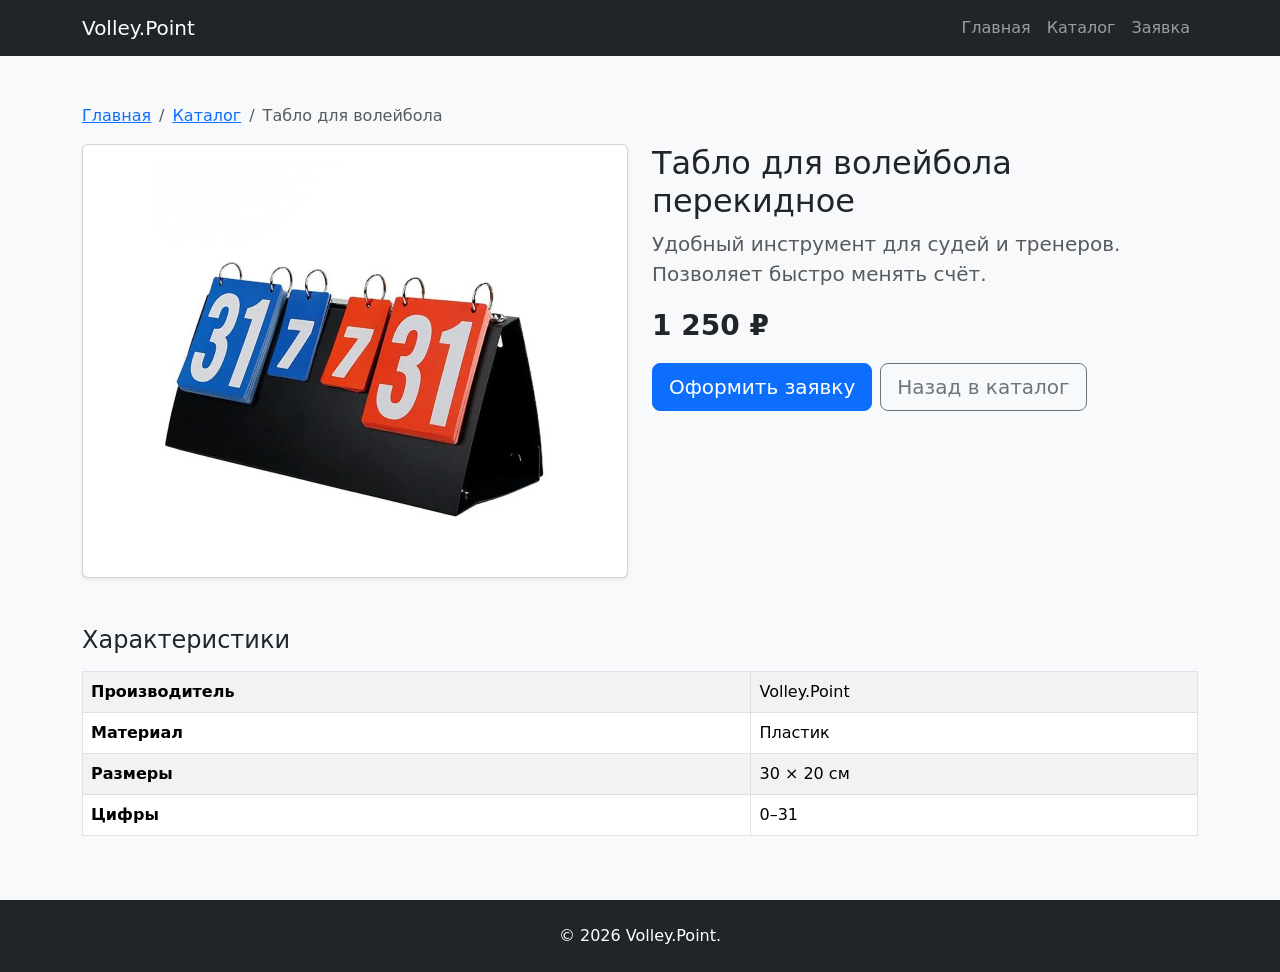
<file: product-5.html>
<!DOCTYPE html>
<html lang="ru">
<head>
  <meta charset="UTF-8">
  <meta name="viewport" content="width=device-width, initial-scale=1.0">
  <title>Табло для волейбола – Volley.Point</title>
  <link href="https://cdn.jsdelivr.net/npm/bootstrap@5.3.3/dist/css/bootstrap.min.css" rel="stylesheet">
  <link rel="stylesheet" href="css/custom.css">
</head>
<body class="bg-light">
  <nav class="navbar navbar-expand-lg navbar-dark bg-dark">
    <div class="container">
      <a class="navbar-brand" href="index.html">Volley.Point</a>
      <button class="navbar-toggler" type="button" data-bs-toggle="collapse" data-bs-target="#mainNavbar"><span class="navbar-toggler-icon"></span></button>
      <div class="collapse navbar-collapse" id="mainNavbar">
        <ul class="navbar-nav ms-auto">
          <li class="nav-item"><a class="nav-link" href="index.html">Главная</a></li>
          <li class="nav-item"><a class="nav-link" href="catalog.html">Каталог</a></li>
          <li class="nav-item"><a class="nav-link" href="order.html">Заявка</a></li>
        </ul>
      </div>
    </div>
  </nav>

  <main class="container my-5">
    <nav aria-label="breadcrumb">
      <ol class="breadcrumb">
        <li class="breadcrumb-item"><a href="index.html">Главная</a></li>
        <li class="breadcrumb-item"><a href="catalog.html">Каталог</a></li>
        <li class="breadcrumb-item active" aria-current="page">Табло для волейбола</li>
      </ol>
    </nav>

    <div class="row g-4">
      <div class="col-12 col-lg-6">
        <div class="card shadow-sm p-3 text-center">
          <img src="images/tablo.jpg" class="img-fluid rounded" alt="Табло для волейбола" style="max-height: 400px; object-fit: contain;">
        </div>
      </div>
      <div class="col-12 col-lg-6">
        <h1 class="h2">Табло для волейбола перекидное</h1>
        <p class="lead text-muted">Удобный инструмент для судей и тренеров. Позволяет быстро менять счёт.</p>
        <p class="fs-3 fw-bold">1 250 ₽</p>
        <div class="d-flex gap-2 mb-4">
          <button class="btn btn-primary btn-lg" data-bs-toggle="modal" data-bs-target="#orderModal">Оформить заявку</button>
          <a class="btn btn-outline-secondary btn-lg" href="catalog.html">Назад в каталог</a>
        </div>
      </div>
    </div>

    <section class="mt-5">
      <h2 class="h4 mb-3">Характеристики</h2>
      <div class="table-responsive">
        <table class="table table-striped table-bordered align-middle">
          <tbody>
            <tr><th scope="row">Производитель</th><td>Volley.Point</td></tr>
            <tr><th scope="row">Материал</th><td>Пластик</td></tr>
            <tr><th scope="row">Размеры</th><td>30 × 20 см</td></tr>
            <tr><th scope="row">Цифры</th><td>0–31</td></tr>
          </tbody>
        </table>
      </div>
    </section>
  </main>

  <div class="modal fade" id="orderModal" tabindex="-1" aria-hidden="true">
    <div class="modal-dialog"><div class="modal-content">
      <div class="modal-header"><h5 class="modal-title">Быстрая заявка</h5><button type="button" class="btn-close" data-bs-dismiss="modal"></button></div>
      <div class="modal-body">
        <form>
          <div class="mb-3"><label class="form-label">Имя</label><input type="text" class="form-control" required></div>
          <div class="mb-3"><label class="form-label">Телефон</label><input type="tel" class="form-control" required></div>
          <div class="form-check mb-3"><input class="form-check-input" type="checkbox" required><label class="form-check-label">Согласен на обработку</label></div>
          <button type="button" class="btn btn-primary btn-submit-order">Отправить</button>
        </form>
      </div>
    </div></div>
  </div>

  <footer class="bg-dark text-white py-4 mt-5"><div class="container text-center">&copy; 2026 Volley.Point.</div></footer>
  <script src="https://cdn.jsdelivr.net/npm/bootstrap@5.3.3/dist/js/bootstrap.bundle.min.js"></script>
  <script src="js/main.js"></script>
</body>
</html>
</file>
<file: css/custom.css>
body {
  min-height: 100vh;
}

.placeholder-box {
  min-height: 240px;
}

.placeholder-image {
  min-height: 320px;
}
</file>
